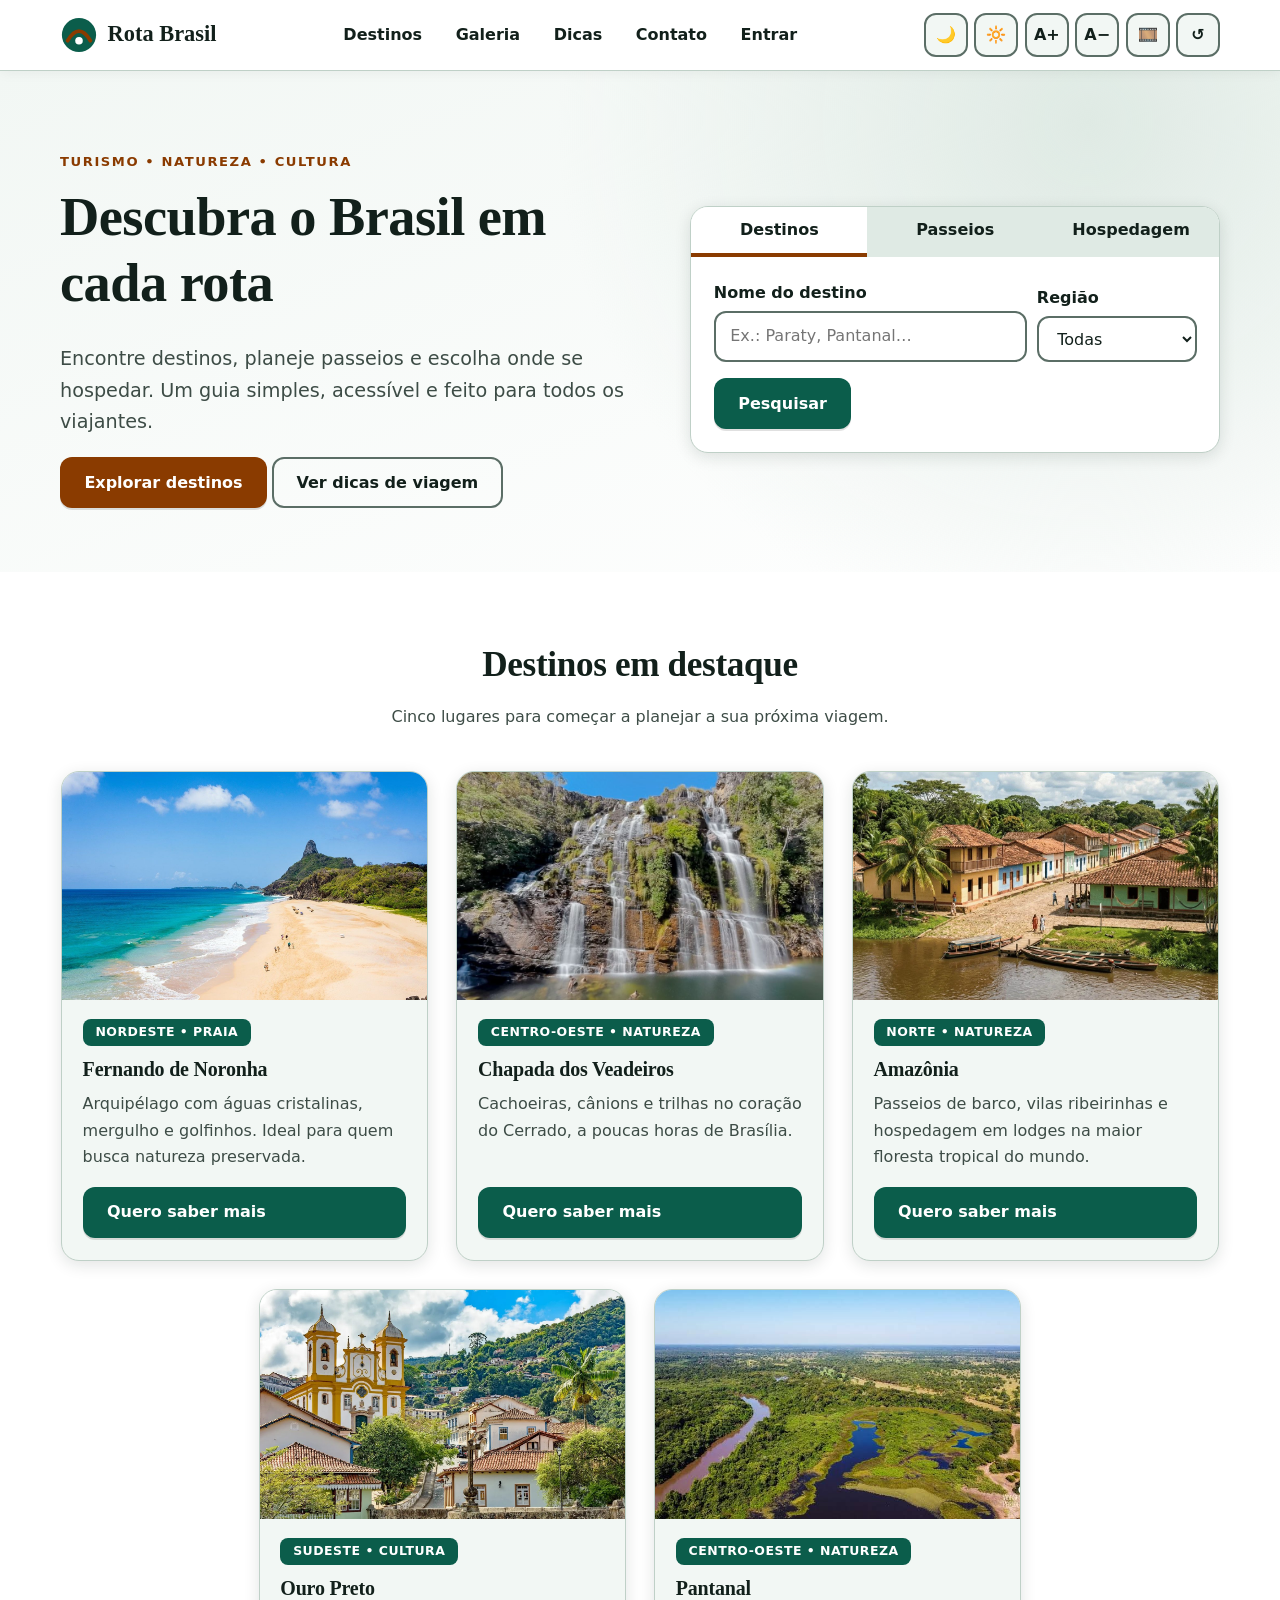
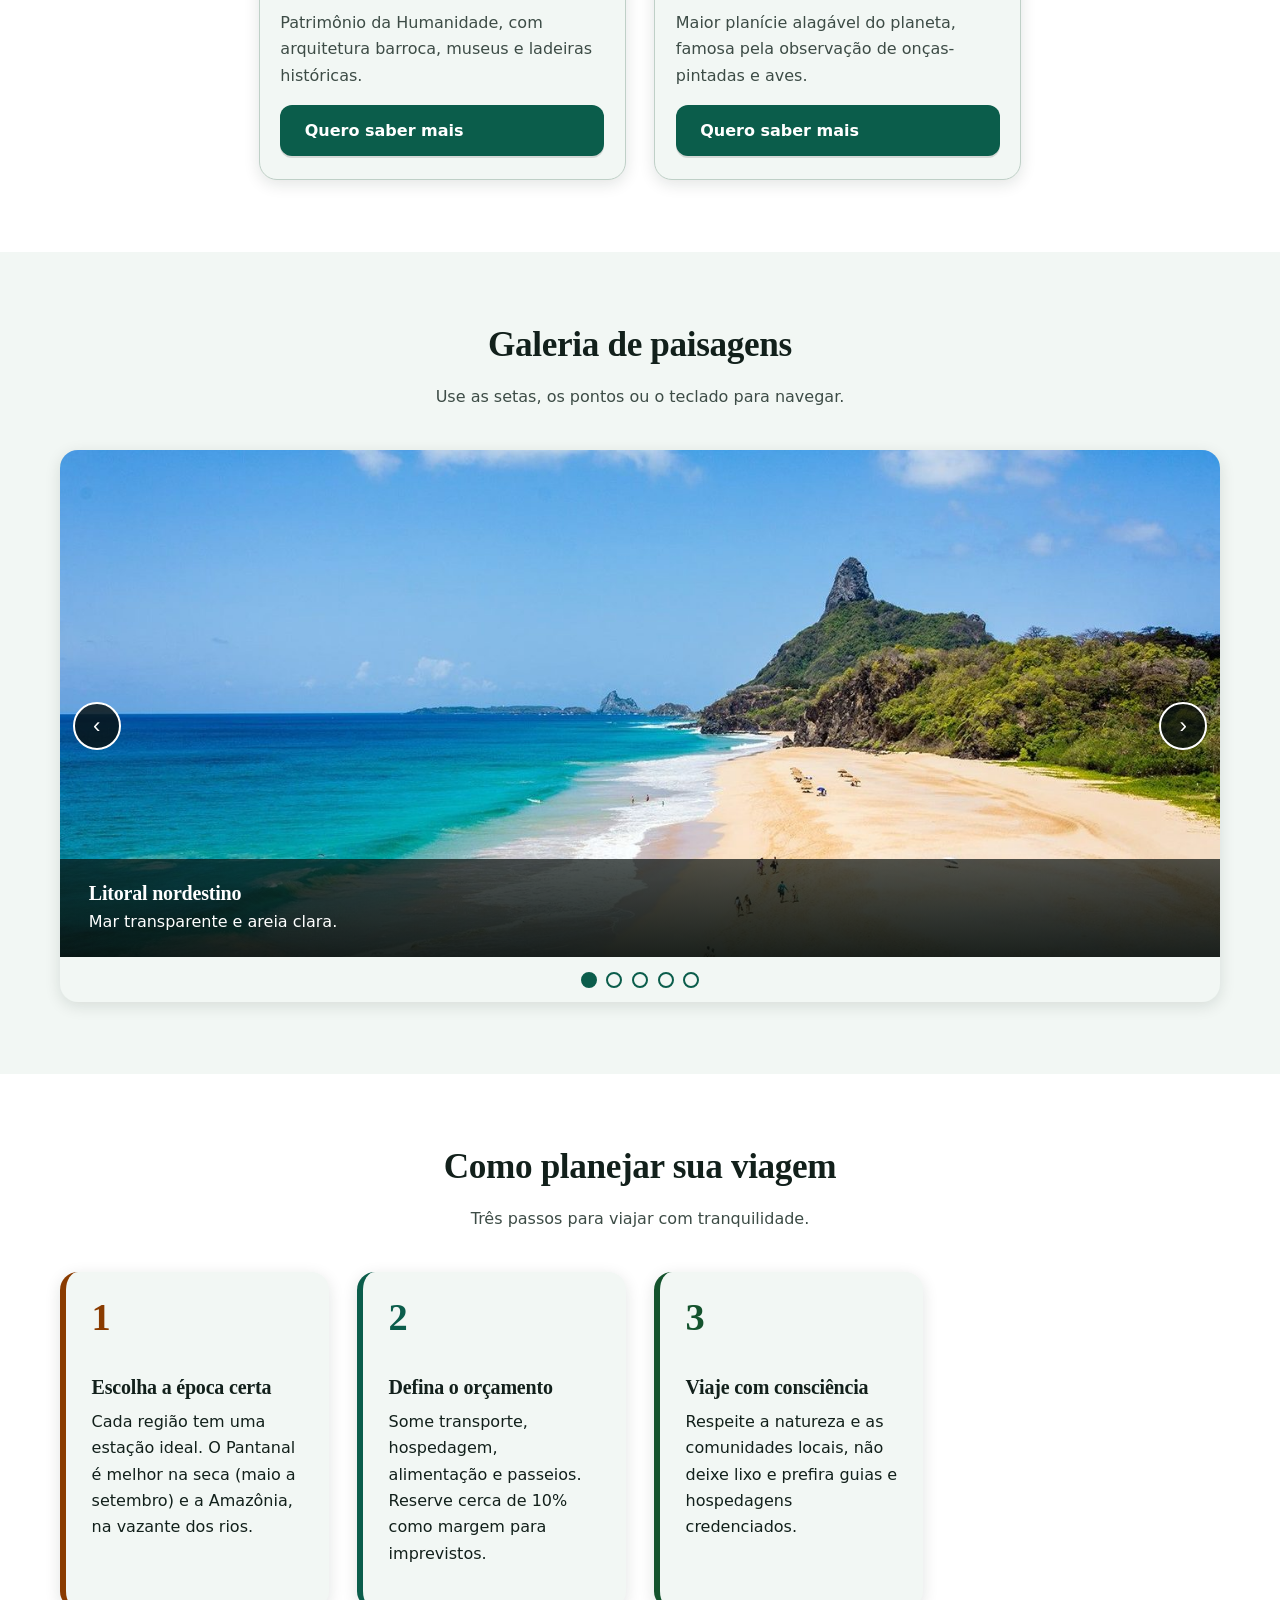
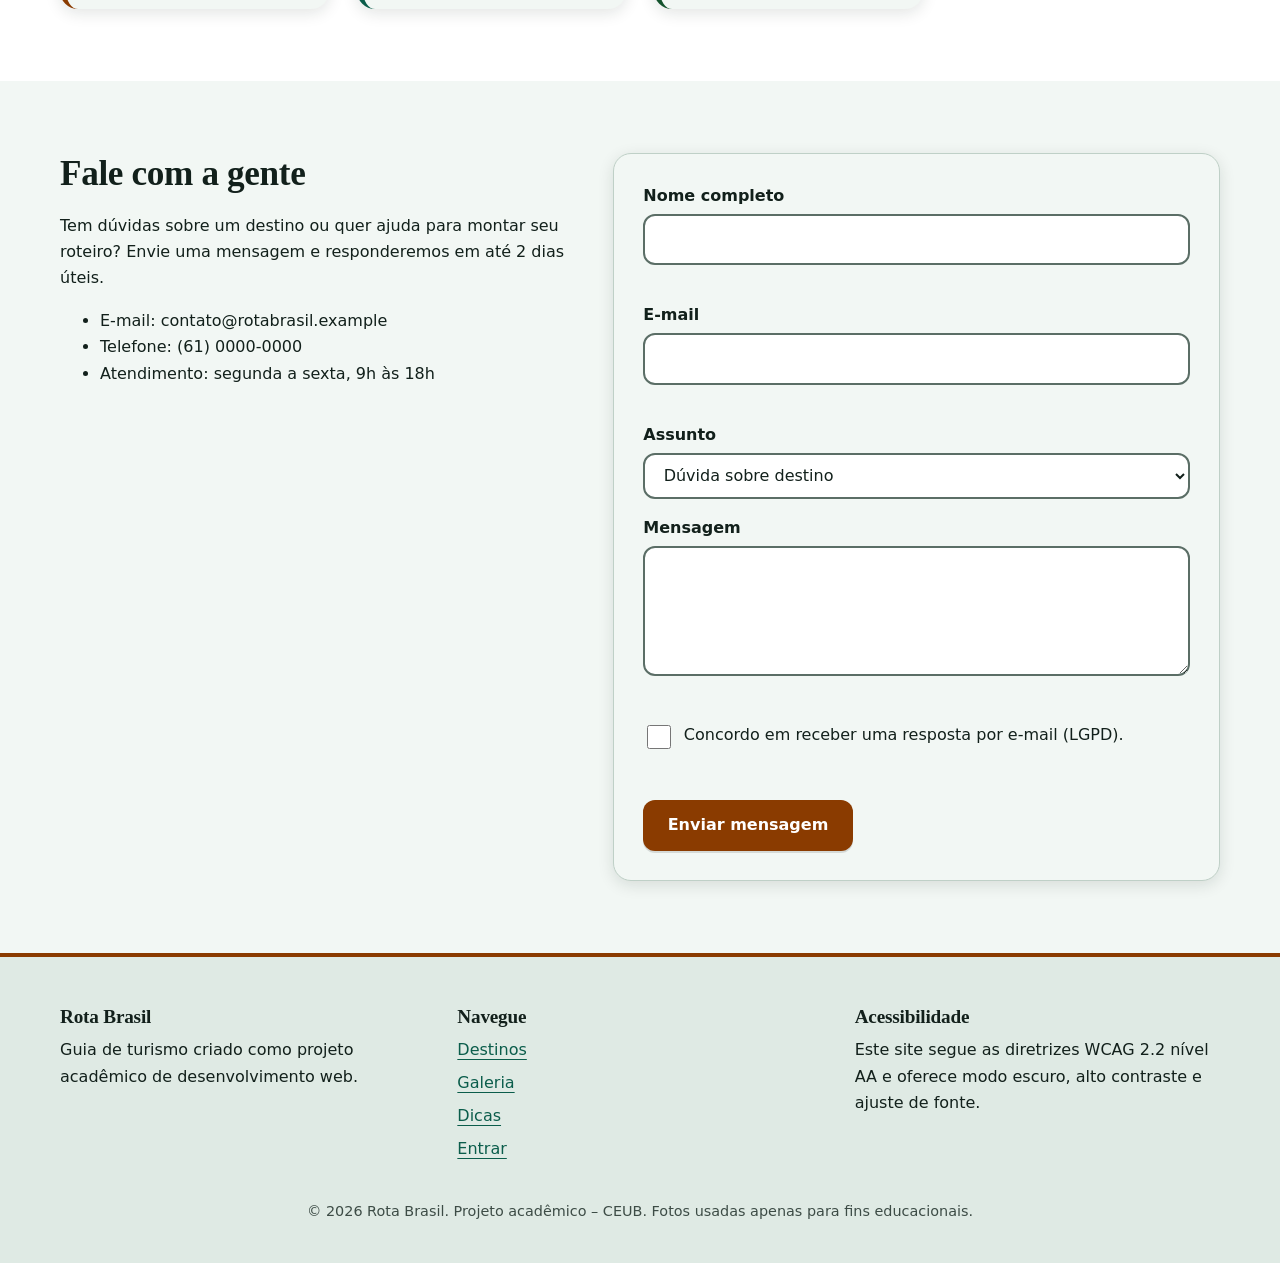
<file: index.html>
<!DOCTYPE html>
<html lang="pt-BR">
<head>
  <meta charset="UTF-8">
  <meta name="viewport" content="width=device-width, initial-scale=1">
  <meta name="description" content="Rota Brasil – guia de turismo com destinos, dicas e roteiros pelo Brasil.">
  <title>Rota Brasil – Guia de turismo pelo Brasil</title>
  <link rel="stylesheet" href="style.css">
  <script>
    (function () {
      try {
        var r = document.documentElement;
        var t = localStorage.getItem("rb-theme");
        if (!t && window.matchMedia("(prefers-color-scheme: dark)").matches) t = "dark";
        if (t) r.setAttribute("data-theme", t);
        if (localStorage.getItem("rb-contrast") === "high") r.setAttribute("data-contrast", "high");
        if (localStorage.getItem("rb-motion") === "reduced") r.setAttribute("data-motion", "reduced");
        var s = localStorage.getItem("rb-font");
        if (s) r.style.setProperty("--font-size-base", s + "%");
      } catch (e) {}
    })();
  </script>
</head>
<body>
  <a class="skip-link" href="#conteudo">Pular para o conteúdo principal</a>

  <!-- ================= CABEÇALHO ================= -->
  <header class="site-header">
    <div class="container header-inner">
      <a href="#inicio" class="logo" aria-label="Rota Brasil – página inicial">
        <svg viewBox="0 0 40 40" aria-hidden="true" focusable="false">
          <circle cx="20" cy="20" r="18" fill="var(--primary)"/>
          <path d="M8 26 Q20 6 32 26" stroke="var(--accent)" stroke-width="4" fill="none" stroke-linecap="round"/>
          <circle cx="20" cy="26" r="4" fill="var(--primary-contrast)"/>
        </svg>
        Rota Brasil
      </a>

      <nav aria-label="Navegação principal">
        <ul class="nav-list">
          <li><a href="#destinos">Destinos</a></li>
          <li><a href="#galeria">Galeria</a></li>
          <li><a href="#dicas">Dicas</a></li>
          <li><a href="#contato">Contato</a></li>
          <li><a href="login.html">Entrar</a></li>
        </ul>
      </nav>

      <!-- Aba / barra de acessibilidade -->
      <div class="tools" role="group" aria-label="Ferramentas de acessibilidade">
        <button class="icon-btn" id="btn-theme" type="button" aria-pressed="false" title="Alternar modo claro/escuro">
          <span aria-hidden="true">🌙</span><span class="visually-hidden">Modo escuro</span>
        </button>
        <button class="icon-btn" id="btn-contrast" type="button" aria-pressed="false" title="Alto contraste">
          <span aria-hidden="true">🔆</span><span class="visually-hidden">Alto contraste</span>
        </button>
        <button class="icon-btn" id="btn-font-up" type="button" title="Aumentar fonte">
          <span aria-hidden="true">A+</span><span class="visually-hidden">Aumentar fonte</span>
        </button>
        <button class="icon-btn" id="btn-font-down" type="button" title="Diminuir fonte">
          <span aria-hidden="true">A−</span><span class="visually-hidden">Diminuir fonte</span>
        </button>
        <button class="icon-btn" id="btn-motion" type="button" aria-pressed="false" title="Reduzir animações">
          <span aria-hidden="true">🎞️</span><span class="visually-hidden">Reduzir animações</span>
        </button>
        <button class="icon-btn" id="btn-reset" type="button" title="Restaurar padrões">
          <span aria-hidden="true">↺</span><span class="visually-hidden">Restaurar padrões de acessibilidade</span>
        </button>
      </div>
    </div>
  </header>

  <main id="conteudo">

    <!-- ================= HERO + ABAS DE PESQUISA ================= -->
    <section class="hero" id="inicio" aria-labelledby="titulo-hero">
      <div class="container hero-grid">
        <div>
          <p class="eyebrow">Turismo • Natureza • Cultura</p>
          <h1 id="titulo-hero">Descubra o Brasil em cada rota</h1>
          <p class="lead">Encontre destinos, planeje passeios e escolha onde se hospedar. Um guia simples, acessível e feito para todos os viajantes.</p>
          <a class="btn btn-accent" href="#destinos">Explorar destinos</a>
          <a class="btn btn-outline" href="#dicas">Ver dicas de viagem</a>
        </div>

        <div class="search-box">
          <div role="tablist" aria-label="Tipos de pesquisa">
            <button role="tab" id="tab-destinos" aria-controls="panel-destinos" aria-selected="true" tabindex="0">Destinos</button>
            <button role="tab" id="tab-passeios" aria-controls="panel-passeios" aria-selected="false" tabindex="-1">Passeios</button>
            <button role="tab" id="tab-hospedagem" aria-controls="panel-hospedagem" aria-selected="false" tabindex="-1">Hospedagem</button>
          </div>

          <div role="tabpanel" id="panel-destinos" aria-labelledby="tab-destinos">
            <form class="search-form" data-filter="destinos" novalidate>
              <div class="search-row">
                <div class="field">
                  <label for="q-nome">Nome do destino</label>
                  <input id="q-nome" name="q" type="search" placeholder="Ex.: Paraty, Pantanal…">
                </div>
                <div class="field">
                  <label for="q-regiao">Região</label>
                  <select id="q-regiao" name="regiao">
                    <option value="">Todas</option>
                    <option>Norte</option><option>Nordeste</option><option>Centro-Oeste</option><option>Sudeste</option><option>Sul</option>
                  </select>
                </div>
              </div>
              <button class="btn btn-primary" type="submit">Pesquisar</button>
            </form>
          </div>

          <div role="tabpanel" id="panel-passeios" aria-labelledby="tab-passeios" hidden>
            <form class="search-form" data-filter="passeios" novalidate>
              <div class="field">
                <label for="q-exp">Tipo de experiência</label>
                <select id="q-exp" name="exp">
                  <option value="">Todas</option>
                  <option value="praia">Praias</option>
                  <option value="natureza">Natureza e trilhas</option>
                  <option value="cultura">Cultura e história</option>
                </select>
                <p class="hint">Filtra os cartões de destinos logo abaixo.</p>
              </div>
              <button class="btn btn-primary" type="submit">Pesquisar</button>
            </form>
          </div>

          <div role="tabpanel" id="panel-hospedagem" aria-labelledby="tab-hospedagem" hidden>
            <form class="search-form" data-filter="hospedagem" novalidate>
              <div class="field">
                <label for="q-orc">Faixa de orçamento</label>
                <select id="q-orc" name="orc">
                  <option value="">Qualquer</option>
                  <option value="$">$ – econômico</option>
                  <option value="$$">$$ – intermediário</option>
                  <option value="$$$">$$$ – premium</option>
                </select>
                <p class="hint">Mostra destinos conforme o custo médio da viagem.</p>
              </div>
              <button class="btn btn-primary" type="submit">Pesquisar</button>
            </form>
          </div>
        </div>
      </div>
    </section>

    <!-- ================= CARTÕES DE DESTINOS ================= -->
    <section id="destinos" aria-labelledby="titulo-destinos">
      <div class="container">
        <div class="section-title">
          <h2 id="titulo-destinos">Destinos em destaque</h2>
          <p>Cinco lugares para começar a planejar a sua próxima viagem.</p>
          <p id="status-busca" role="status" aria-live="polite" class="hint"></p>
        </div>

        <div class="grid" id="cards">
          <article class="card" data-nome="fernando de noronha" data-regiao="Nordeste" data-exp="praia" data-orc="$$$">
            <img src="img/praia.jpg" alt="Praia de areia clara e mar azul-turquesa, com um morro rochoso ao fundo" loading="lazy">
            <div class="card-body"><span class="tag">Nordeste • Praia</span>
              <h3>Fernando de Noronha</h3>
              <p>Arquipélago com águas cristalinas, mergulho e golfinhos. Ideal para quem busca natureza preservada.</p>
              <a class="btn btn-primary" href="#contato">Quero saber mais</a></div>
          </article>
          <article class="card" data-nome="chapada dos veadeiros" data-regiao="Centro-Oeste" data-exp="natureza" data-orc="$$">
            <img src="img/chapada.jpg" alt="Cachoeira com várias quedas sobre rochas e uma piscina natural onde pessoas nadam" loading="lazy">
            <div class="card-body"><span class="tag">Centro-Oeste • Natureza</span>
              <h3>Chapada dos Veadeiros</h3>
              <p>Cachoeiras, cânions e trilhas no coração do Cerrado, a poucas horas de Brasília.</p>
              <a class="btn btn-primary" href="#contato">Quero saber mais</a></div>
          </article>
          <article class="card" data-nome="amazonia manaus" data-regiao="Norte" data-exp="natureza" data-orc="$$">
            <img src="img/amazonia.jpg" alt="Vila ribeirinha com casas coloridas, barcos e palmeiras na margem de um rio" loading="lazy">
            <div class="card-body"><span class="tag">Norte • Natureza</span>
              <h3>Amazônia</h3>
              <p>Passeios de barco, vilas ribeirinhas e hospedagem em lodges na maior floresta tropical do mundo.</p>
              <a class="btn btn-primary" href="#contato">Quero saber mais</a></div>
          </article>
          <article class="card" data-nome="ouro preto" data-regiao="Sudeste" data-exp="cultura" data-orc="$">
            <img src="img/cidade-historica.jpg" alt="Igreja barroca amarela e branca entre casarios coloniais e morros verdes" loading="lazy">
            <div class="card-body"><span class="tag">Sudeste • Cultura</span>
              <h3>Ouro Preto</h3>
              <p>Patrimônio da Humanidade, com arquitetura barroca, museus e ladeiras históricas.</p>
              <a class="btn btn-primary" href="#contato">Quero saber mais</a></div>
          </article>
          <article class="card" data-nome="pantanal" data-regiao="Centro-Oeste" data-exp="natureza" data-orc="$$$">
            <img src="img/pantanal.jpg" alt="Vista aérea de um rio e lagoas cercados por mata no Pantanal" loading="lazy">
            <div class="card-body"><span class="tag">Centro-Oeste • Natureza</span>
              <h3>Pantanal</h3>
              <p>Maior planície alagável do planeta, famosa pela observação de onças-pintadas e aves.</p>
              <a class="btn btn-primary" href="#contato">Quero saber mais</a></div>
          </article>
        </div>
        <p class="no-results" id="sem-resultados" hidden>Nenhum destino encontrado. Tente outros filtros.</p>
      </div>
    </section>

    <!-- ================= CARROSSEL ================= -->
    <section id="galeria" aria-labelledby="titulo-galeria" style="background: var(--surface)">
      <div class="container">
        <div class="section-title">
          <h2 id="titulo-galeria">Galeria de paisagens</h2>
          <p>Use as setas, os pontos ou o teclado para navegar.</p>
        </div>

        <div class="carousel" role="region" aria-roledescription="carrossel" aria-label="Galeria de paisagens do Brasil">
          <button class="car-pause" id="car-pause" type="button" aria-pressed="false">⏸ Pausar</button>
          <div class="slides" id="slides" aria-live="off">
            <figure class="slide" role="group" aria-roledescription="slide" aria-label="1 de 5">
              <img src="img/praia.jpg" alt="Praia de areia clara e mar azul-turquesa em Fernando de Noronha">
              <figcaption><h3>Litoral nordestino</h3><p>Mar transparente e areia clara.</p></figcaption>
            </figure>
            <figure class="slide" role="group" aria-roledescription="slide" aria-label="2 de 5">
              <img src="img/chapada.jpg" alt="Cachoeira com várias quedas na Chapada dos Veadeiros">
              <figcaption><h3>Chapadas e cachoeiras</h3><p>Trilhas para todos os níveis.</p></figcaption>
            </figure>
            <figure class="slide" role="group" aria-roledescription="slide" aria-label="3 de 5">
              <img src="img/amazonia.jpg" alt="Vila ribeirinha com casas coloridas e barcos às margens de um rio">
              <figcaption><h3>Rios e vilas da Amazônia</h3><p>Cultura e natureza lado a lado.</p></figcaption>
            </figure>
            <figure class="slide" role="group" aria-roledescription="slide" aria-label="4 de 5">
              <img src="img/pantanal.jpg" alt="Vista aérea de rio e lagoas no Pantanal">
              <figcaption><h3>Pantanal</h3><p>Safári de fauna a céu aberto.</p></figcaption>
            </figure>
            <figure class="slide" role="group" aria-roledescription="slide" aria-label="5 de 5">
              <img src="img/cidade-historica.jpg" alt="Igreja barroca e casarios coloniais em Ouro Preto">
              <figcaption><h3>Cidades históricas</h3><p>Arquitetura barroca e ladeiras de pedra.</p></figcaption>
            </figure>
          </div>
          <button class="car-btn car-prev" id="car-prev" type="button" aria-label="Slide anterior">‹</button>
          <button class="car-btn car-next" id="car-next" type="button" aria-label="Próximo slide">›</button>
          <div class="car-dots" id="car-dots" role="group" aria-label="Escolher slide"></div>
        </div>
      </div>
    </section>

    <!-- ================= CARTÕES EXPLICATIVOS ================= -->
    <section id="dicas" aria-labelledby="titulo-dicas">
      <div class="container">
        <div class="section-title">
          <h2 id="titulo-dicas">Como planejar sua viagem</h2>
          <p>Três passos para viajar com tranquilidade.</p>
        </div>
        <div class="grid">
          <article class="info-card">
            <p class="num" aria-hidden="true">1</p>
            <h3>Escolha a época certa</h3>
            <p>Cada região tem uma estação ideal. O Pantanal é melhor na seca (maio a setembro) e a Amazônia, na vazante dos rios.</p>
          </article>
          <article class="info-card">
            <p class="num" aria-hidden="true">2</p>
            <h3>Defina o orçamento</h3>
            <p>Some transporte, hospedagem, alimentação e passeios. Reserve cerca de 10% como margem para imprevistos.</p>
          </article>
          <article class="info-card">
            <p class="num" aria-hidden="true">3</p>
            <h3>Viaje com consciência</h3>
            <p>Respeite a natureza e as comunidades locais, não deixe lixo e prefira guias e hospedagens credenciados.</p>
          </article>
        </div>
      </div>
    </section>

    <!-- ================= CONTATO ================= -->
    <section id="contato" aria-labelledby="titulo-contato" style="background: var(--surface)">
      <div class="container contact-wrap">
        <div>
          <h2 id="titulo-contato">Fale com a gente</h2>
          <p>Tem dúvidas sobre um destino ou quer ajuda para montar seu roteiro? Envie uma mensagem e responderemos em até 2 dias úteis.</p>
          <ul>
            <li>E-mail: contato@rotabrasil.example</li>
            <li>Telefone: (61) 0000-0000</li>
            <li>Atendimento: segunda a sexta, 9h às 18h</li>
          </ul>
        </div>

        <form class="form-card" id="form-contato" novalidate>
          <div class="field">
            <label for="c-nome">Nome completo</label>
            <input id="c-nome" name="nome" type="text" autocomplete="name" required aria-describedby="e-nome">
            <p class="error-msg" id="e-nome" aria-live="polite"></p>
          </div>
          <div class="field">
            <label for="c-email">E-mail</label>
            <input id="c-email" name="email" type="email" autocomplete="email" required aria-describedby="e-email">
            <p class="error-msg" id="e-email" aria-live="polite"></p>
          </div>
          <div class="field">
            <label for="c-assunto">Assunto</label>
            <select id="c-assunto" name="assunto">
              <option>Dúvida sobre destino</option>
              <option>Ajuda com roteiro</option>
              <option>Sugestão</option>
            </select>
          </div>
          <div class="field">
            <label for="c-msg">Mensagem</label>
            <textarea id="c-msg" name="msg" required aria-describedby="e-msg"></textarea>
            <p class="error-msg" id="e-msg" aria-live="polite"></p>
          </div>
          <div class="field checkbox-row">
            <input id="c-aceite" name="aceite" type="checkbox" required aria-describedby="e-aceite">
            <label for="c-aceite">Concordo em receber uma resposta por e-mail (LGPD).</label>
          </div>
          <p class="error-msg" id="e-aceite" aria-live="polite"></p>
          <button class="btn btn-accent" type="submit">Enviar mensagem</button>
          <p class="form-status" id="form-status" role="status"></p>
        </form>
      </div>
    </section>
  </main>

  <!-- ================= RODAPÉ ================= -->
  <footer class="site-footer">
    <div class="container">
      <div class="footer-grid">
        <div>
          <h2 style="font-size:1.2rem">Rota Brasil</h2>
          <p>Guia de turismo criado como projeto acadêmico de desenvolvimento web.</p>
        </div>
        <nav aria-label="Links do rodapé">
          <h2 style="font-size:1.2rem">Navegue</h2>
          <ul>
            <li><a href="#destinos">Destinos</a></li>
            <li><a href="#galeria">Galeria</a></li>
            <li><a href="#dicas">Dicas</a></li>
            <li><a href="login.html">Entrar</a></li>
          </ul>
        </nav>
        <div>
          <h2 style="font-size:1.2rem">Acessibilidade</h2>
          <p>Este site segue as diretrizes WCAG 2.2 nível AA e oferece modo escuro, alto contraste e ajuste de fonte.</p>
        </div>
      </div>
      <p class="copy">© 2026 Rota Brasil. Projeto acadêmico – CEUB. Fotos usadas apenas para fins educacionais.</p>
    </div>
  </footer>

  <script src="script.js"></script>
</body>
</html>
</file>
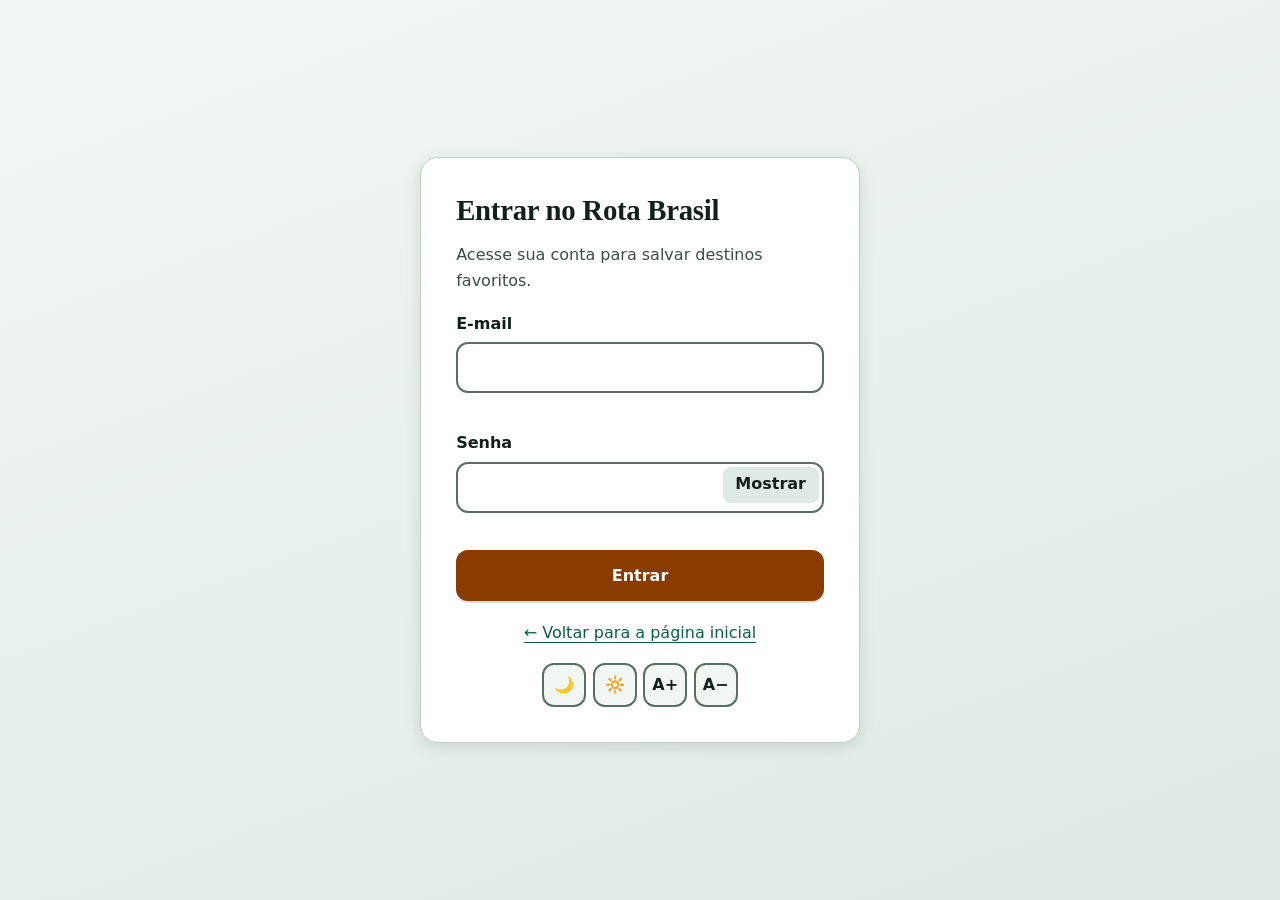
<file: login.html>
<!DOCTYPE html>
<html lang="pt-BR">
<head>
  <meta charset="UTF-8">
  <meta name="viewport" content="width=device-width, initial-scale=1">
  <title>Entrar – Rota Brasil</title>
  <link rel="stylesheet" href="style.css">
  <script>
    (function () {
      try {
        var r = document.documentElement, t = localStorage.getItem("rb-theme");
        if (!t && window.matchMedia("(prefers-color-scheme: dark)").matches) t = "dark";
        if (t) r.setAttribute("data-theme", t);
        if (localStorage.getItem("rb-contrast") === "high") r.setAttribute("data-contrast", "high");
        var s = localStorage.getItem("rb-font"); if (s) r.style.setProperty("--font-size-base", s + "%");
      } catch (e) {}
    })();
  </script>
</head>
<body>
  <a class="skip-link" href="#login-main">Pular para o formulário</a>
  <div class="login-page">
    <main id="login-main" class="login-card">
      <h1 style="font-size:1.8rem">Entrar no Rota Brasil</h1>
      <p style="color:var(--text-muted)">Acesse sua conta para salvar destinos favoritos.</p>

      <form id="form-login" novalidate>
        <div class="field">
          <label for="l-email">E-mail</label>
          <input id="l-email" name="email" type="email" autocomplete="email" required aria-describedby="le-email">
          <p class="error-msg" id="le-email" aria-live="polite"></p>
        </div>
        <div class="field">
          <label for="l-senha">Senha</label>
          <div class="pw-wrap">
            <input id="l-senha" name="senha" type="password" autocomplete="current-password" required aria-describedby="le-senha">
            <button type="button" id="toggle-pw" aria-pressed="false" aria-controls="l-senha">Mostrar</button>
          </div>
          <p class="error-msg" id="le-senha" aria-live="polite"></p>
        </div>
        <button class="btn btn-accent" type="submit" style="width:100%; justify-content:center">Entrar</button>
        <p class="form-status" id="login-status" role="status"></p>
      </form>

      <p style="margin-top:1.2rem; text-align:center"><a href="index.html">← Voltar para a página inicial</a></p>
      <div class="tools" style="justify-content:center; margin-top:1rem" role="group" aria-label="Acessibilidade">
        <button class="icon-btn" id="btn-theme" type="button" aria-pressed="false"><span aria-hidden="true">🌙</span><span class="visually-hidden">Modo escuro</span></button>
        <button class="icon-btn" id="btn-contrast" type="button" aria-pressed="false"><span aria-hidden="true">🔆</span><span class="visually-hidden">Alto contraste</span></button>
        <button class="icon-btn" id="btn-font-up" type="button"><span aria-hidden="true">A+</span><span class="visually-hidden">Aumentar fonte</span></button>
        <button class="icon-btn" id="btn-font-down" type="button"><span aria-hidden="true">A−</span><span class="visually-hidden">Diminuir fonte</span></button>
      </div>
    </main>
  </div>
  <script src="script.js"></script>
</body>
</html>
</file>
<file: style.css>
/* ==========================================================
   Rota Brasil – Folha de estilos (visual renovado)
   Paleta, tipografia, layout responsivo, modo claro/escuro
   ========================================================== */

/* ---------- 1. Tokens de design (variáveis CSS) ---------- */
:root {
  --font-size-base: 100%;

  /* Modo claro: verde-floresta + âmbar escuro (todos os pares >= 6:1) */
  --bg: #ffffff;
  --surface: #f2f7f4;
  --surface-2: #dfeae4;
  --text: #12201b;
  --text-muted: #3d4c46;
  --primary: #0b5d4b;
  --primary-contrast: #ffffff;
  --accent: #8a3b00;
  --accent-contrast: #ffffff;
  --green: #14532d;
  --border: #bfd0c7;
  --border-ui: #5b6e66; /* bordas de campos e botões: > 3:1 (WCAG 1.4.11) */
  --focus: #5b21b6;
  --shadow: 0 4px 16px rgba(18, 32, 27, 0.12);
  --radius: 18px;

  --font-body: "Segoe UI", system-ui, -apple-system, Roboto, Arial, sans-serif;
  --font-heading: Georgia, "Iowan Old Style", "Palatino Linotype", "Times New Roman", serif;
}

:root[data-theme="dark"] {
  --bg: #0d1815;
  --surface: #14231f;
  --surface-2: #1d322c;
  --text: #eef5f2;
  --text-muted: #aabdb5;
  --primary: #5ee0b4;
  --primary-contrast: #06231a;
  --accent: #ffc94d;
  --accent-contrast: #1a1a1a;
  --green: #7ae8b0;
  --border: #2c433c;
  --border-ui: #7f9990;
  --focus: #ffd84d;
  --shadow: 0 4px 18px rgba(0, 0, 0, 0.55);
}

/* Alto contraste (acessibilidade) */
:root[data-contrast="high"] {
  --bg: #000000;
  --surface: #000000;
  --surface-2: #111111;
  --text: #ffffff;
  --text-muted: #ffffff;
  --primary: #ffff00;
  --primary-contrast: #000000;
  --accent: #00ffff;
  --accent-contrast: #000000;
  --green: #00ff7f;
  --border: #ffffff;
  --border-ui: #ffffff;
  --focus: #ff9d00;
}

/* ---------- 2. Base ---------- */
*, *::before, *::after { box-sizing: border-box; }

html { font-size: var(--font-size-base); scroll-behavior: smooth; }

body {
  margin: 0;
  font-family: var(--font-body);
  line-height: 1.65;
  background: var(--bg);
  color: var(--text);
  transition: background 0.3s, color 0.3s;
}

h1, h2, h3 { font-family: var(--font-heading); line-height: 1.2; margin: 0 0 0.5em; letter-spacing: -0.01em; }
h1 { font-size: clamp(2.2rem, 5.5vw, 3.4rem); }
h2 { font-size: clamp(1.6rem, 3.2vw, 2.2rem); }
h3 { font-size: 1.25rem; }
p  { margin: 0 0 1em; }
a  { color: var(--primary); text-underline-offset: 4px; }
a:hover { text-decoration-thickness: 2px; }
img, svg { max-width: 100%; display: block; }

.container { width: min(1160px, 92%); margin-inline: auto; }
section { padding: 4.5rem 0; }
.section-title { text-align: center; margin-bottom: 2.5rem; }
.section-title p { color: var(--text-muted); max-width: 60ch; margin-inline: auto; }

/* Foco visível (WCAG 2.4.7) */
:focus-visible {
  outline: 3px solid var(--focus);
  outline-offset: 3px;
  border-radius: 6px;
}

/* Link "pular para o conteúdo" (WCAG 2.4.1) */
.skip-link {
  position: absolute; left: 0.5rem; top: -4rem;
  background: var(--primary); color: var(--primary-contrast);
  padding: 0.6rem 1rem; border-radius: 10px; z-index: 100; font-weight: 700;
}
.skip-link:focus { top: 0.5rem; }

.visually-hidden {
  position: absolute !important; width: 1px; height: 1px; overflow: hidden;
  clip: rect(0 0 0 0); white-space: nowrap;
}

/* ---------- 3. Botões ---------- */
.btn {
  display: inline-flex; align-items: center; gap: 0.5rem;
  min-height: 46px; padding: 0.65rem 1.4rem;
  border: 2px solid transparent; border-radius: 12px;
  font: inherit; font-weight: 700; cursor: pointer; text-decoration: none;
  box-shadow: 0 2px 0 rgba(0, 0, 0, 0.12);
  transition: transform 0.15s, filter 0.15s, box-shadow 0.15s;
}
.btn:hover { transform: translateY(-2px); filter: brightness(1.08); box-shadow: 0 6px 14px rgba(0, 0, 0, 0.16); }
.btn:active { transform: translateY(0); box-shadow: none; }
.btn-primary { background: var(--primary); color: var(--primary-contrast); }
.btn-accent  { background: var(--accent);  color: var(--accent-contrast); }
.btn-outline { background: transparent; color: var(--text); border-color: var(--border-ui); box-shadow: none; }

/* ---------- 4. Cabeçalho e navegação ---------- */
.site-header {
  position: sticky; top: 0; z-index: 50;
  background: var(--bg); border-bottom: 1px solid var(--border);
  box-shadow: 0 2px 12px rgba(0, 0, 0, 0.05);
}
.header-inner {
  display: flex; align-items: center; justify-content: space-between;
  gap: 1rem; padding: 0.8rem 0; flex-wrap: wrap;
}
.logo {
  display: flex; align-items: center; gap: 0.6rem;
  font-family: var(--font-heading); font-weight: 700; font-size: 1.4rem;
  color: var(--text); text-decoration: none;
}
.logo svg { width: 38px; height: 38px; }
.nav-list { display: flex; gap: 0.3rem; list-style: none; margin: 0; padding: 0; flex-wrap: wrap; }
.nav-list a {
  display: block; padding: 0.5rem 0.9rem; border-radius: 10px;
  color: var(--text); text-decoration: none; font-weight: 600;
  transition: background 0.2s;
}
.nav-list a:hover { background: var(--surface-2); }

.tools { display: flex; gap: 0.4rem; align-items: center; flex-wrap: wrap; }
.icon-btn {
  min-width: 44px; min-height: 44px; border-radius: 12px;
  border: 2px solid var(--border-ui); background: var(--surface); color: var(--text);
  font: inherit; font-weight: 700; cursor: pointer;
  transition: background 0.2s;
}
.icon-btn:hover { background: var(--surface-2); }
.icon-btn[aria-pressed="true"] { background: var(--primary); color: var(--primary-contrast); border-color: var(--primary); }

/* ---------- 5. Hero e abas de pesquisa ---------- */
.hero {
  background:
    radial-gradient(circle at 85% 10%, var(--surface-2) 0%, transparent 45%),
    linear-gradient(160deg, var(--surface) 0%, var(--bg) 100%);
  padding: 5rem 0 4rem;
}
.hero-grid { display: grid; grid-template-columns: 1.1fr 1fr; gap: 3rem; align-items: center; }
.hero p.lead { font-size: 1.2rem; color: var(--text-muted); }
.eyebrow { color: var(--accent); font-weight: 800; text-transform: uppercase; letter-spacing: 0.12em; font-size: 0.82rem; }

.search-box {
  background: var(--bg); border: 1px solid var(--border);
  border-radius: var(--radius); box-shadow: var(--shadow); overflow: hidden;
}
[role="tablist"] { display: flex; background: var(--surface-2); }
[role="tab"] {
  flex: 1; min-height: 50px; padding: 0.6rem; border: 0; background: transparent;
  color: var(--text); font: inherit; font-weight: 700; cursor: pointer;
  border-bottom: 4px solid transparent;
  transition: background 0.2s;
}
[role="tab"]:hover { background: var(--surface); }
[role="tab"][aria-selected="true"] { background: var(--bg); border-bottom-color: var(--accent); }
[role="tabpanel"] { padding: 1.4rem; }
[role="tabpanel"][hidden] { display: none; }

label { display: block; font-weight: 700; margin-bottom: 0.3rem; }
input, select, textarea {
  width: 100%; min-height: 46px; padding: 0.65rem 0.9rem;
  font: inherit; color: var(--text); background: var(--bg);
  border: 2px solid var(--border-ui); border-radius: 12px;
}
textarea { min-height: 130px; resize: vertical; }
.field { margin-bottom: 1rem; }
.hint { font-size: 0.9rem; color: var(--text-muted); margin-top: 0.25rem; }
.error-msg { color: var(--accent); font-weight: 700; font-size: 0.9rem; margin-top: 0.25rem; min-height: 1.2em; }
input[aria-invalid="true"], textarea[aria-invalid="true"] { border-color: var(--accent); }
.search-row { display: grid; grid-template-columns: 1fr auto; gap: 0.6rem; align-items: end; }

/* ---------- 6. Carrossel ---------- */
.carousel { position: relative; border-radius: var(--radius); overflow: hidden; box-shadow: var(--shadow); background: var(--surface-2); }
.slides { display: flex; transition: transform 0.6s ease; }
.slide { min-width: 100%; position: relative; }
.slide img { width: 100%; aspect-ratio: 16 / 7; object-fit: cover; }
.slide figcaption {
  position: absolute; inset: auto 0 0 0; padding: 1.4rem 1.8rem;
  background: linear-gradient(to top, rgba(8, 16, 14, 0.92), rgba(8, 16, 14, 0.7));
  color: #ffffff;
}
.slide figcaption h3 { margin: 0 0 0.2rem; }
.slide figcaption p { margin: 0; }
.car-btn {
  position: absolute; top: 50%; transform: translateY(-50%);
  width: 48px; height: 48px; border-radius: 50%; border: 2px solid #fff;
  background: rgba(8, 16, 14, 0.8); color: #fff; font-size: 1.4rem; cursor: pointer;
  transition: background 0.2s;
}
.car-btn:hover { background: #000; }
.car-prev { left: 0.8rem; } .car-next { right: 0.8rem; }
.car-dots { display: flex; justify-content: center; gap: 0.6rem; padding: 0.9rem; background: var(--surface); }
.car-dot {
  width: 16px; height: 16px; border-radius: 50%; border: 2px solid var(--primary);
  background: transparent; cursor: pointer; padding: 0;
}
.car-dot[aria-current="true"] { background: var(--primary); }
.car-pause { position: absolute; top: 0.8rem; right: 0.8rem; min-height: 40px; padding: 0 0.9rem; border-radius: 12px; border: 2px solid #fff; background: rgba(8, 16, 14, 0.8); color: #fff; font: inherit; font-weight: 700; cursor: pointer; }

/* ---------- 7. Cartões ---------- */
.grid { display: grid; gap: 1.75rem; grid-template-columns: repeat(auto-fill, minmax(260px, 1fr)); }
.card {
  background: var(--surface); border: 1px solid var(--border);
  border-radius: var(--radius); overflow: hidden; box-shadow: var(--shadow);
  display: flex; flex-direction: column;
  transition: transform 0.25s, box-shadow 0.25s;
}
.card:hover { transform: translateY(-6px); box-shadow: 0 12px 28px rgba(0, 0, 0, 0.18); }
.card img { width: 100%; aspect-ratio: 16 / 10; object-fit: cover; }
.card-body { padding: 1.2rem 1.3rem 1.4rem; display: flex; flex-direction: column; flex: 1; }
.card-body p { color: var(--text-muted); flex: 1; }
.tag {
  align-self: flex-start; background: var(--primary); color: var(--primary-contrast);
  padding: 0.2rem 0.8rem; border-radius: 8px; font-size: 0.78rem; font-weight: 800;
  letter-spacing: 0.04em; text-transform: uppercase; margin-bottom: 0.7rem;
}
.no-results { text-align: center; padding: 2rem; color: var(--text-muted); }

.info-card { padding: 1.6rem; border-left: 6px solid var(--accent); background: var(--surface); border-radius: var(--radius); box-shadow: var(--shadow); }
.info-card .num { font-family: var(--font-heading); font-size: 2.4rem; font-weight: 700; color: var(--accent); line-height: 1; }
.info-card:nth-child(2) { border-left-color: var(--primary); }
.info-card:nth-child(2) .num { color: var(--primary); }
.info-card:nth-child(3) { border-left-color: var(--green); }
.info-card:nth-child(3) .num { color: var(--green); }

/* ---------- 8. Contato ---------- */
.contact-wrap { display: grid; grid-template-columns: 1fr 1.2fr; gap: 3rem; }
.form-card { background: var(--surface); border: 1px solid var(--border); border-radius: var(--radius); padding: 1.8rem; box-shadow: var(--shadow); }
.form-status { margin-top: 1rem; padding: 0.8rem 1rem; border-radius: 12px; font-weight: 700; display: none; }
.form-status.ok { display: block; background: var(--green); color: #fff; }
:root[data-theme="dark"] .form-status.ok { color: #04170f; }
.checkbox-row { display: flex; gap: 0.6rem; align-items: flex-start; }
.checkbox-row input { width: 24px; min-height: 24px; margin-top: 0.2rem; }
.checkbox-row label { font-weight: 400; margin: 0; }

/* ---------- 9. Login ---------- */
.login-page { min-height: 100vh; display: grid; place-items: center; background: linear-gradient(160deg, var(--surface), var(--surface-2)); padding: 1.5rem; }
.login-card { width: min(440px, 100%); background: var(--bg); border: 1px solid var(--border); border-radius: var(--radius); padding: 2.2rem; box-shadow: var(--shadow); }
.pw-wrap { position: relative; }
.pw-wrap button { position: absolute; right: 5px; top: 5px; min-height: 36px; border: 0; background: var(--surface-2); color: var(--text); border-radius: 8px; padding: 0 0.8rem; cursor: pointer; font: inherit; font-weight: 700; }

/* ---------- 10. Rodapé ---------- */
.site-footer { background: var(--surface-2); border-top: 4px solid var(--accent); padding: 3rem 0 1.5rem; }
.footer-grid { display: grid; gap: 2rem; grid-template-columns: repeat(auto-fit, minmax(220px, 1fr)); }
.site-footer ul { list-style: none; padding: 0; margin: 0; }
.site-footer li { margin-bottom: 0.4rem; }
.copy { text-align: center; margin-top: 2rem; color: var(--text-muted); font-size: 0.9rem; }

/* ---------- 11. Responsividade ---------- */
@media (max-width: 860px) {
  .hero-grid, .contact-wrap { grid-template-columns: 1fr; }
  .slide img { aspect-ratio: 4 / 3; }
  .search-row { grid-template-columns: 1fr; }
  section { padding: 3rem 0; }
}

/* Reduz movimento (WCAG 2.3.3) */
@media (prefers-reduced-motion: reduce) {
  * { transition: none !important; animation: none !important; scroll-behavior: auto !important; }
}
:root[data-motion="reduced"] * { transition: none !important; animation: none !important; }

/* ---------- 12. Ajustes ---------- */
.slide { margin: 0; }                       /* remove margem padrão do <figure> */
.card[hidden] { display: none; }            /* garante que o filtro esconda os cartões */
#cards { display: flex; flex-wrap: wrap; justify-content: center; gap: 1.75rem; }
#cards .card { flex: 0 1 calc(33.333% - 1.2rem); min-width: 260px; }
</file>
